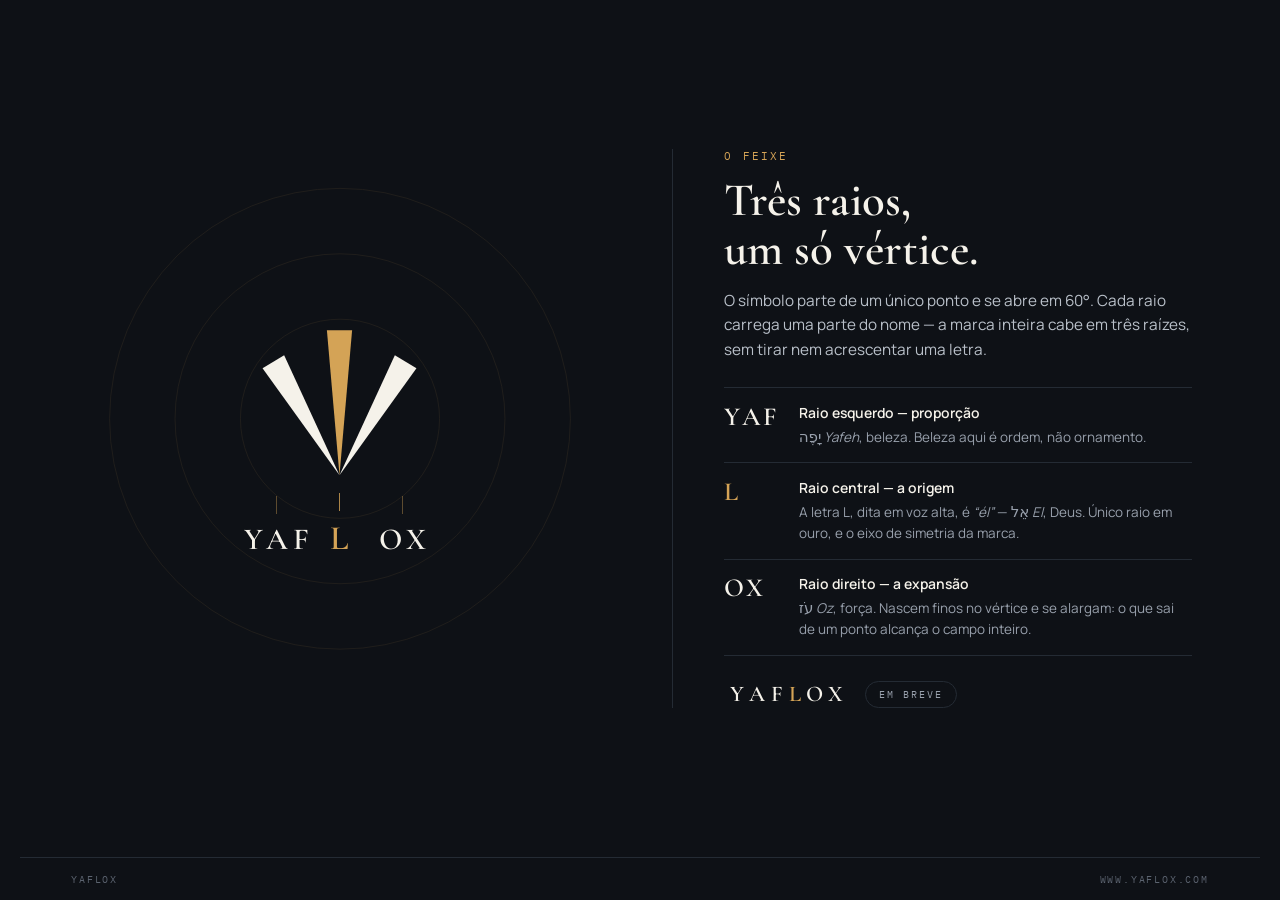
<file: index.html>
<!doctype html>
<html lang="pt-BR">
<head>
<meta charset="utf-8">
<meta name="viewport" content="width=device-width, initial-scale=1">
<title>Yaflox</title>
<meta name="description" content="Yaflox. Três raios, um só vértice: YAF, beleza; L, El, Deus; OX, força que se expande.">
<meta name="theme-color" content="#0E1116">
<meta property="og:type" content="website">
<meta property="og:title" content="Yaflox">
<meta property="og:description" content="Três raios, um só vértice.">
<meta property="og:url" content="https://www.yaflox.com/">
<link rel="canonical" href="https://www.yaflox.com/">
<link rel="icon" href="data:image/svg+xml,%3Csvg xmlns='http://www.w3.org/2000/svg' viewBox='0 0 120 120'%3E%3Crect width='120' height='120' fill='%230E1116'/%3E%3Cpolygon points='60,110 11.14,42.12 24.86,33.88' fill='%23F5F2EA'/%3E%3Cpolygon points='60,110 108.86,42.12 95.14,33.88' fill='%23F5F2EA'/%3E%3Cpolygon points='60,110 52,18 68,18' fill='%23D4A356'/%3E%3C/svg%3E">
<link rel="stylesheet" href="/assets/fontes.css">
<style>
  :root {
    --basalto: #0E1116;
    --alabastro: #F5F2EA;
    --ouro: #D4A356;
    --ouro-claro: #EFCD8E;
    --nevoa: #98A0AC;
    --linha: #242B34;
    --serif: 'Cormorant Garamond', Georgia, serif;
    --sans: 'Manrope', system-ui, sans-serif;
    --mono: 'IBM Plex Mono', ui-monospace, monospace;
  }

  * { box-sizing: border-box; }

  html { -webkit-text-size-adjust: 100%; }

  body {
    margin: 0;
    height: 100dvh;
    background: var(--basalto);
    color: var(--alabastro);
    font-family: var(--sans);
    -webkit-font-smoothing: antialiased;
    display: flex;
    flex-direction: column;
    overflow: hidden;
  }

  a { color: var(--ouro); }
  a:hover { color: var(--ouro-claro); }

  main {
    flex: 1;
    min-height: 0;
    display: grid;
    grid-template-columns: 1fr 1fr;
    align-items: center;
    max-width: 1240px;
    width: 100%;
    margin: 0 auto;
    padding: clamp(18px, 3vh, 44px) clamp(24px, 4vw, 56px);
    gap: clamp(32px, 5vw, 72px);
  }

  /* ---------- lado esquerdo: a marca ---------- */

  .brand {
    position: relative;
    display: flex;
    align-items: center;
    justify-content: center;
    height: 100%;
  }

  .rings {
    position: absolute;
    top: 50%;
    left: 50%;
    width: clamp(320px, 40vw, 600px);
    height: clamp(320px, 40vw, 600px);
    transform: translate(-50%, -52%);
    opacity: 0.1;
    pointer-events: none;
  }

  .lockup {
    position: relative;
    display: flex;
    flex-direction: column;
    align-items: center;
    gap: 2px;
  }

  .mark {
    width: clamp(104px, 21vh, 190px);
    height: clamp(104px, 21vh, 190px);
    display: block;
  }

  .words {
    width: clamp(104px, 21vh, 190px);
    display: grid;
    grid-template-columns: repeat(3, minmax(0, 1fr));
    align-items: end;
  }

  .words > div {
    display: flex;
    flex-direction: column;
    align-items: center;
    gap: clamp(6px, 1.2vh, 13px);
  }

  .tick { width: 1px; height: clamp(11px, 2vh, 20px); background: rgba(212, 163, 86, 0.4); }
  .tick.center { background: rgba(212, 163, 86, 0.8); }

  .word {
    font-family: var(--serif);
    font-weight: 600;
    font-size: clamp(18px, 3.4vh, 32px);
    line-height: 1;
    letter-spacing: 0.16em;
    padding-left: 0.16em;
  }

  /* o L ganha 12% — correcao otica: sozinho na coluna, ele parece menor do que e */
  .word.gold {
    color: var(--ouro);
    font-size: clamp(20px, 3.8vh, 36px);
  }

  /* ---------- lado direito: o feixe ---------- */

  .meaning {
    border-left: 1px solid var(--linha);
    padding-left: clamp(28px, 4vw, 64px);
    max-width: 520px;
  }

  .eyebrow {
    font-family: var(--mono);
    font-size: clamp(10px, 1.3vh, 11px);
    letter-spacing: 0.2em;
    color: var(--ouro);
    margin: 0 0 clamp(7px, 1.4vh, 15px);
  }

  h1 {
    font-family: var(--serif);
    font-weight: 600;
    font-size: clamp(26px, 5.2vh, 50px);
    line-height: 1.04;
    margin: 0 0 clamp(9px, 1.7vh, 18px);
  }

  .intro {
    font-size: clamp(12.5px, 1.7vh, 16px);
    line-height: 1.6;
    color: #B9C0C9;
    margin: 0 0 clamp(14px, 2.8vh, 30px);
  }

  .roots {
    display: flex;
    flex-direction: column;
    margin: 0 0 clamp(14px, 2.8vh, 30px);
  }

  .root {
    display: grid;
    grid-template-columns: 54px 1fr;
    gap: clamp(14px, 1.6vw, 22px);
    padding: clamp(9px, 1.6vh, 17px) 0;
    border-top: 1px solid var(--linha);
    align-items: start;
  }

  .root:last-child { border-bottom: 1px solid var(--linha); }

  .glyph {
    font-family: var(--serif);
    font-weight: 600;
    font-size: clamp(18px, 2.9vh, 27px);
    line-height: 1.1;
    letter-spacing: 0.1em;
  }

  .glyph.gold { color: var(--ouro); }

  .root h2 {
    font-family: var(--sans);
    font-weight: 600;
    font-size: clamp(11.5px, 1.55vh, 14px);
    margin: 0 0 3px;
    color: var(--alabastro);
  }

  .root p {
    font-size: clamp(11.5px, 1.5vh, 14px);
    line-height: 1.55;
    color: var(--nevoa);
    margin: 0;
  }

  .heb { font-size: 1.12em; }

  .closing {
    display: flex;
    flex-wrap: wrap;
    align-items: center;
    gap: 16px;
  }

  .name {
    font-family: var(--serif);
    font-weight: 600;
    font-size: clamp(16px, 2.5vh, 23px);
    line-height: 1;
    letter-spacing: 0.26em;
    padding-left: 0.26em;
  }

  .name .gold { color: var(--ouro); }

  .soon {
    font-family: var(--mono);
    font-size: 10px;
    letter-spacing: 0.2em;
    color: var(--nevoa);
    border: 1px solid var(--linha);
    border-radius: 100px;
    padding: 6px 13px;
  }

  footer {
    flex-shrink: 0;
    border-top: 1px solid var(--linha);
    padding: clamp(11px, 1.6vh, 20px) clamp(24px, 4vw, 56px);
    font-family: var(--mono);
    font-size: 10px;
    letter-spacing: 0.18em;
    color: #5C6470;
    display: flex;
    justify-content: space-between;
    gap: 12px;
    max-width: 1240px;
    width: 100%;
    margin: 0 auto;
  }

  /* ---------- entrada ---------- */

  .rise { opacity: 0; transform: translateY(12px); animation: rise 0.9s cubic-bezier(0.2, 0.7, 0.3, 1) forwards; }
  .d1 { animation-delay: 0.05s; }
  .d2 { animation-delay: 0.2s; }
  .d3 { animation-delay: 0.32s; }
  .d4 { animation-delay: 0.44s; }
  .d5 { animation-delay: 0.56s; }

  @keyframes rise { to { opacity: 1; transform: none; } }

  @media (prefers-reduced-motion: reduce) {
    .rise { animation: none; opacity: 1; transform: none; }
  }

  /* ---------- telas menores: empilha e libera a rolagem ---------- */

  @media (max-width: 900px) {
    body { height: auto; min-height: 100dvh; overflow: auto; }
    main {
      grid-template-columns: 1fr;
      gap: 30px;
      padding: 36px 24px;
      align-content: center;
    }
    .brand { height: auto; }
    .mark { width: 132px; height: 132px; }
    .words { width: 132px; }
    .word { font-size: 21px; }
    .word.gold { font-size: 23.5px; }
    .tick { height: 13px; }
    .rings { width: 380px; height: 380px; }
    .meaning {
      border-left: none;
      border-top: 1px solid var(--linha);
      padding-left: 0;
      padding-top: 30px;
      max-width: none;
    }
    h1 { font-size: 31px; }
    .intro { font-size: 14px; margin-bottom: 22px; }
    .roots { margin-bottom: 22px; }
    .root { grid-template-columns: 46px 1fr; gap: 16px; padding: 13px 0; }
    .glyph { font-size: 20px; }
    .root h2, .root p { font-size: 13px; }
  }
</style>
</head>
<body>

<main>

  <section class="brand">
    <svg class="rings" viewBox="0 0 900 900" aria-hidden="true">
      <circle cx="450" cy="450" r="175" fill="none" stroke="#D4A356" stroke-width="1.5"></circle>
      <circle cx="450" cy="450" r="290" fill="none" stroke="#D4A356" stroke-width="1.5"></circle>
      <circle cx="450" cy="450" r="405" fill="none" stroke="#D4A356" stroke-width="1.5"></circle>
    </svg>

    <div class="lockup rise d1">
      <svg class="mark" viewBox="0 0 120 120" role="img" aria-label="Símbolo da Yaflox: três raios que partem de um único vértice">
        <polygon points="60,110 11.14,42.12 24.86,33.88" fill="#F5F2EA"></polygon>
        <polygon points="60,110 108.86,42.12 95.14,33.88" fill="#F5F2EA"></polygon>
        <polygon points="60,110 52,18 68,18" fill="#D4A356"></polygon>
      </svg>
      <div class="words">
        <div><span class="tick"></span><span class="word">YAF</span></div>
        <div><span class="tick center"></span><span class="word gold">L</span></div>
        <div><span class="tick"></span><span class="word">OX</span></div>
      </div>
    </div>
  </section>

  <section class="meaning">
    <p class="eyebrow rise d2">O FEIXE</p>
    <h1 class="rise d2">Três raios,<br>um só vértice.</h1>
    <p class="intro rise d3">O símbolo parte de um único ponto e se abre em 60°. Cada raio carrega uma parte do nome — a marca inteira cabe em três raízes, sem tirar nem acrescentar uma letra.</p>

    <div class="roots">
      <div class="root rise d3">
        <div class="glyph">YAF</div>
        <div>
          <h2>Raio esquerdo — proporção</h2>
          <p><span class="heb" lang="he">יָפֶה</span> <em>Yafeh</em>, beleza. Beleza aqui é ordem, não ornamento.</p>
        </div>
      </div>
      <div class="root rise d4">
        <div class="glyph gold">L</div>
        <div>
          <h2>Raio central — a origem</h2>
          <p>A letra L, dita em voz alta, é <em>“él”</em> — <span class="heb" lang="he">אֵל</span> <em>El</em>, Deus. Único raio em ouro, e o eixo de simetria da marca.</p>
        </div>
      </div>
      <div class="root rise d4">
        <div class="glyph">OX</div>
        <div>
          <h2>Raio direito — a expansão</h2>
          <p><span class="heb" lang="he">עֹז</span> <em>Oz</em>, força. Nascem finos no vértice e se alargam: o que sai de um ponto alcança o campo inteiro.</p>
        </div>
      </div>
    </div>

    <div class="closing rise d5">
      <span class="name">YAF<span class="gold">L</span>OX</span>
      <span class="soon">EM BREVE</span>
    </div>
  </section>

</main>

<footer>
  <span>YAFLOX</span>
  <span>WWW.YAFLOX.COM</span>
</footer>

</body>
</html>
</file>
<file: assets/fontes.css>
/* ═══════════════════════════════════════════════════════════════════
   AS FONTES DO YAFLOX, SERVIDAS DAQUI

   Antes vinham do fonts.googleapis.com. O que muda:

   · carrega mais rapido — uma conexao a menos, e sem o CSS
     intermediario que o Google devolve antes de entregar os arquivos;
   · e nenhum visitante do site vira uma requisicao aos servidores do
     Google. Para uma agencia, e a diferenca entre ter e nao ter um
     terceiro na pagina que ninguem declarou.

   `font-display: swap` fica: o texto aparece na hora, com a fonte do
   sistema, e troca quando a nossa chega. Sem isso o visitante olha
   para um retangulo em branco enquanto a fonte baixa.

   O SUFIXO `-var` quer dizer fonte VARIAVEL: um arquivo so cobre
   todos os pesos daquela familia. Chama-lo de `-400` seria mentir
   sobre o que ele serve, e alguem apagaria os "outros pesos" um dia
   achando que sobravam.

   `-ext` e o latin-ext: os acentos que o latin basico nao cobre. Ele
   so e baixado quando a pagina usa um desses caracteres — e disso
   cuida o unicode-range de cada bloco.
   ═══════════════════════════════════════════════════════════════════ */

@font-face {
  font-family: 'Cormorant Garamond';
  font-style: normal;
  font-weight: 400;
  font-display: swap;
  src: url('/assets/fonts/cormorant-garamond-var-ext.woff2') format('woff2');
  unicode-range: U+0100-02BA, U+02BD-02C5, U+02C7-02CC, U+02CE-02D7, U+02DD-02FF, U+0304, U+0308, U+0329, U+1D00-1DBF, U+1E00-1E9F, U+1EF2-1EFF, U+2020, U+20A0-20AB, U+20AD-20C0, U+2113, U+2C60-2C7F, U+A720-A7FF;
}

@font-face {
  font-family: 'Cormorant Garamond';
  font-style: normal;
  font-weight: 400;
  font-display: swap;
  src: url('/assets/fonts/cormorant-garamond-var.woff2') format('woff2');
  unicode-range: U+0000-00FF, U+0131, U+0152-0153, U+02BB-02BC, U+02C6, U+02DA, U+02DC, U+0304, U+0308, U+0329, U+2000-206F, U+20AC, U+2122, U+2191, U+2193, U+2212, U+2215, U+FEFF, U+FFFD;
}

@font-face {
  font-family: 'Cormorant Garamond';
  font-style: normal;
  font-weight: 500;
  font-display: swap;
  src: url('/assets/fonts/cormorant-garamond-var-ext.woff2') format('woff2');
  unicode-range: U+0100-02BA, U+02BD-02C5, U+02C7-02CC, U+02CE-02D7, U+02DD-02FF, U+0304, U+0308, U+0329, U+1D00-1DBF, U+1E00-1E9F, U+1EF2-1EFF, U+2020, U+20A0-20AB, U+20AD-20C0, U+2113, U+2C60-2C7F, U+A720-A7FF;
}

@font-face {
  font-family: 'Cormorant Garamond';
  font-style: normal;
  font-weight: 500;
  font-display: swap;
  src: url('/assets/fonts/cormorant-garamond-var.woff2') format('woff2');
  unicode-range: U+0000-00FF, U+0131, U+0152-0153, U+02BB-02BC, U+02C6, U+02DA, U+02DC, U+0304, U+0308, U+0329, U+2000-206F, U+20AC, U+2122, U+2191, U+2193, U+2212, U+2215, U+FEFF, U+FFFD;
}

@font-face {
  font-family: 'Cormorant Garamond';
  font-style: normal;
  font-weight: 600;
  font-display: swap;
  src: url('/assets/fonts/cormorant-garamond-var-ext.woff2') format('woff2');
  unicode-range: U+0100-02BA, U+02BD-02C5, U+02C7-02CC, U+02CE-02D7, U+02DD-02FF, U+0304, U+0308, U+0329, U+1D00-1DBF, U+1E00-1E9F, U+1EF2-1EFF, U+2020, U+20A0-20AB, U+20AD-20C0, U+2113, U+2C60-2C7F, U+A720-A7FF;
}

@font-face {
  font-family: 'Cormorant Garamond';
  font-style: normal;
  font-weight: 600;
  font-display: swap;
  src: url('/assets/fonts/cormorant-garamond-var.woff2') format('woff2');
  unicode-range: U+0000-00FF, U+0131, U+0152-0153, U+02BB-02BC, U+02C6, U+02DA, U+02DC, U+0304, U+0308, U+0329, U+2000-206F, U+20AC, U+2122, U+2191, U+2193, U+2212, U+2215, U+FEFF, U+FFFD;
}

@font-face {
  font-family: 'IBM Plex Mono';
  font-style: normal;
  font-weight: 400;
  font-display: swap;
  src: url('/assets/fonts/ibm-plex-mono-400-ext.woff2') format('woff2');
  unicode-range: U+0100-02BA, U+02BD-02C5, U+02C7-02CC, U+02CE-02D7, U+02DD-02FF, U+0304, U+0308, U+0329, U+1D00-1DBF, U+1E00-1E9F, U+1EF2-1EFF, U+2020, U+20A0-20AB, U+20AD-20C0, U+2113, U+2C60-2C7F, U+A720-A7FF;
}

@font-face {
  font-family: 'IBM Plex Mono';
  font-style: normal;
  font-weight: 400;
  font-display: swap;
  src: url('/assets/fonts/ibm-plex-mono-400.woff2') format('woff2');
  unicode-range: U+0000-00FF, U+0131, U+0152-0153, U+02BB-02BC, U+02C6, U+02DA, U+02DC, U+0304, U+0308, U+0329, U+2000-206F, U+20AC, U+2122, U+2191, U+2193, U+2212, U+2215, U+FEFF, U+FFFD;
}

@font-face {
  font-family: 'IBM Plex Mono';
  font-style: normal;
  font-weight: 500;
  font-display: swap;
  src: url('/assets/fonts/ibm-plex-mono-500-ext.woff2') format('woff2');
  unicode-range: U+0100-02BA, U+02BD-02C5, U+02C7-02CC, U+02CE-02D7, U+02DD-02FF, U+0304, U+0308, U+0329, U+1D00-1DBF, U+1E00-1E9F, U+1EF2-1EFF, U+2020, U+20A0-20AB, U+20AD-20C0, U+2113, U+2C60-2C7F, U+A720-A7FF;
}

@font-face {
  font-family: 'IBM Plex Mono';
  font-style: normal;
  font-weight: 500;
  font-display: swap;
  src: url('/assets/fonts/ibm-plex-mono-500.woff2') format('woff2');
  unicode-range: U+0000-00FF, U+0131, U+0152-0153, U+02BB-02BC, U+02C6, U+02DA, U+02DC, U+0304, U+0308, U+0329, U+2000-206F, U+20AC, U+2122, U+2191, U+2193, U+2212, U+2215, U+FEFF, U+FFFD;
}

@font-face {
  font-family: 'Manrope';
  font-style: normal;
  font-weight: 300;
  font-display: swap;
  src: url('/assets/fonts/manrope-var-ext.woff2') format('woff2');
  unicode-range: U+0100-02BA, U+02BD-02C5, U+02C7-02CC, U+02CE-02D7, U+02DD-02FF, U+0304, U+0308, U+0329, U+1D00-1DBF, U+1E00-1E9F, U+1EF2-1EFF, U+2020, U+20A0-20AB, U+20AD-20C0, U+2113, U+2C60-2C7F, U+A720-A7FF;
}

@font-face {
  font-family: 'Manrope';
  font-style: normal;
  font-weight: 300;
  font-display: swap;
  src: url('/assets/fonts/manrope-var.woff2') format('woff2');
  unicode-range: U+0000-00FF, U+0131, U+0152-0153, U+02BB-02BC, U+02C6, U+02DA, U+02DC, U+0304, U+0308, U+0329, U+2000-206F, U+20AC, U+2122, U+2191, U+2193, U+2212, U+2215, U+FEFF, U+FFFD;
}

@font-face {
  font-family: 'Manrope';
  font-style: normal;
  font-weight: 400;
  font-display: swap;
  src: url('/assets/fonts/manrope-var-ext.woff2') format('woff2');
  unicode-range: U+0100-02BA, U+02BD-02C5, U+02C7-02CC, U+02CE-02D7, U+02DD-02FF, U+0304, U+0308, U+0329, U+1D00-1DBF, U+1E00-1E9F, U+1EF2-1EFF, U+2020, U+20A0-20AB, U+20AD-20C0, U+2113, U+2C60-2C7F, U+A720-A7FF;
}

@font-face {
  font-family: 'Manrope';
  font-style: normal;
  font-weight: 400;
  font-display: swap;
  src: url('/assets/fonts/manrope-var.woff2') format('woff2');
  unicode-range: U+0000-00FF, U+0131, U+0152-0153, U+02BB-02BC, U+02C6, U+02DA, U+02DC, U+0304, U+0308, U+0329, U+2000-206F, U+20AC, U+2122, U+2191, U+2193, U+2212, U+2215, U+FEFF, U+FFFD;
}

@font-face {
  font-family: 'Manrope';
  font-style: normal;
  font-weight: 500;
  font-display: swap;
  src: url('/assets/fonts/manrope-var-ext.woff2') format('woff2');
  unicode-range: U+0100-02BA, U+02BD-02C5, U+02C7-02CC, U+02CE-02D7, U+02DD-02FF, U+0304, U+0308, U+0329, U+1D00-1DBF, U+1E00-1E9F, U+1EF2-1EFF, U+2020, U+20A0-20AB, U+20AD-20C0, U+2113, U+2C60-2C7F, U+A720-A7FF;
}

@font-face {
  font-family: 'Manrope';
  font-style: normal;
  font-weight: 500;
  font-display: swap;
  src: url('/assets/fonts/manrope-var.woff2') format('woff2');
  unicode-range: U+0000-00FF, U+0131, U+0152-0153, U+02BB-02BC, U+02C6, U+02DA, U+02DC, U+0304, U+0308, U+0329, U+2000-206F, U+20AC, U+2122, U+2191, U+2193, U+2212, U+2215, U+FEFF, U+FFFD;
}

@font-face {
  font-family: 'Manrope';
  font-style: normal;
  font-weight: 600;
  font-display: swap;
  src: url('/assets/fonts/manrope-var-ext.woff2') format('woff2');
  unicode-range: U+0100-02BA, U+02BD-02C5, U+02C7-02CC, U+02CE-02D7, U+02DD-02FF, U+0304, U+0308, U+0329, U+1D00-1DBF, U+1E00-1E9F, U+1EF2-1EFF, U+2020, U+20A0-20AB, U+20AD-20C0, U+2113, U+2C60-2C7F, U+A720-A7FF;
}

@font-face {
  font-family: 'Manrope';
  font-style: normal;
  font-weight: 600;
  font-display: swap;
  src: url('/assets/fonts/manrope-var.woff2') format('woff2');
  unicode-range: U+0000-00FF, U+0131, U+0152-0153, U+02BB-02BC, U+02C6, U+02DA, U+02DC, U+0304, U+0308, U+0329, U+2000-206F, U+20AC, U+2122, U+2191, U+2193, U+2212, U+2215, U+FEFF, U+FFFD;
}

@font-face {
  font-family: 'Manrope';
  font-style: normal;
  font-weight: 700;
  font-display: swap;
  src: url('/assets/fonts/manrope-var-ext.woff2') format('woff2');
  unicode-range: U+0100-02BA, U+02BD-02C5, U+02C7-02CC, U+02CE-02D7, U+02DD-02FF, U+0304, U+0308, U+0329, U+1D00-1DBF, U+1E00-1E9F, U+1EF2-1EFF, U+2020, U+20A0-20AB, U+20AD-20C0, U+2113, U+2C60-2C7F, U+A720-A7FF;
}

@font-face {
  font-family: 'Manrope';
  font-style: normal;
  font-weight: 700;
  font-display: swap;
  src: url('/assets/fonts/manrope-var.woff2') format('woff2');
  unicode-range: U+0000-00FF, U+0131, U+0152-0153, U+02BB-02BC, U+02C6, U+02DA, U+02DC, U+0304, U+0308, U+0329, U+2000-206F, U+20AC, U+2122, U+2191, U+2193, U+2212, U+2215, U+FEFF, U+FFFD;
}
</file>
